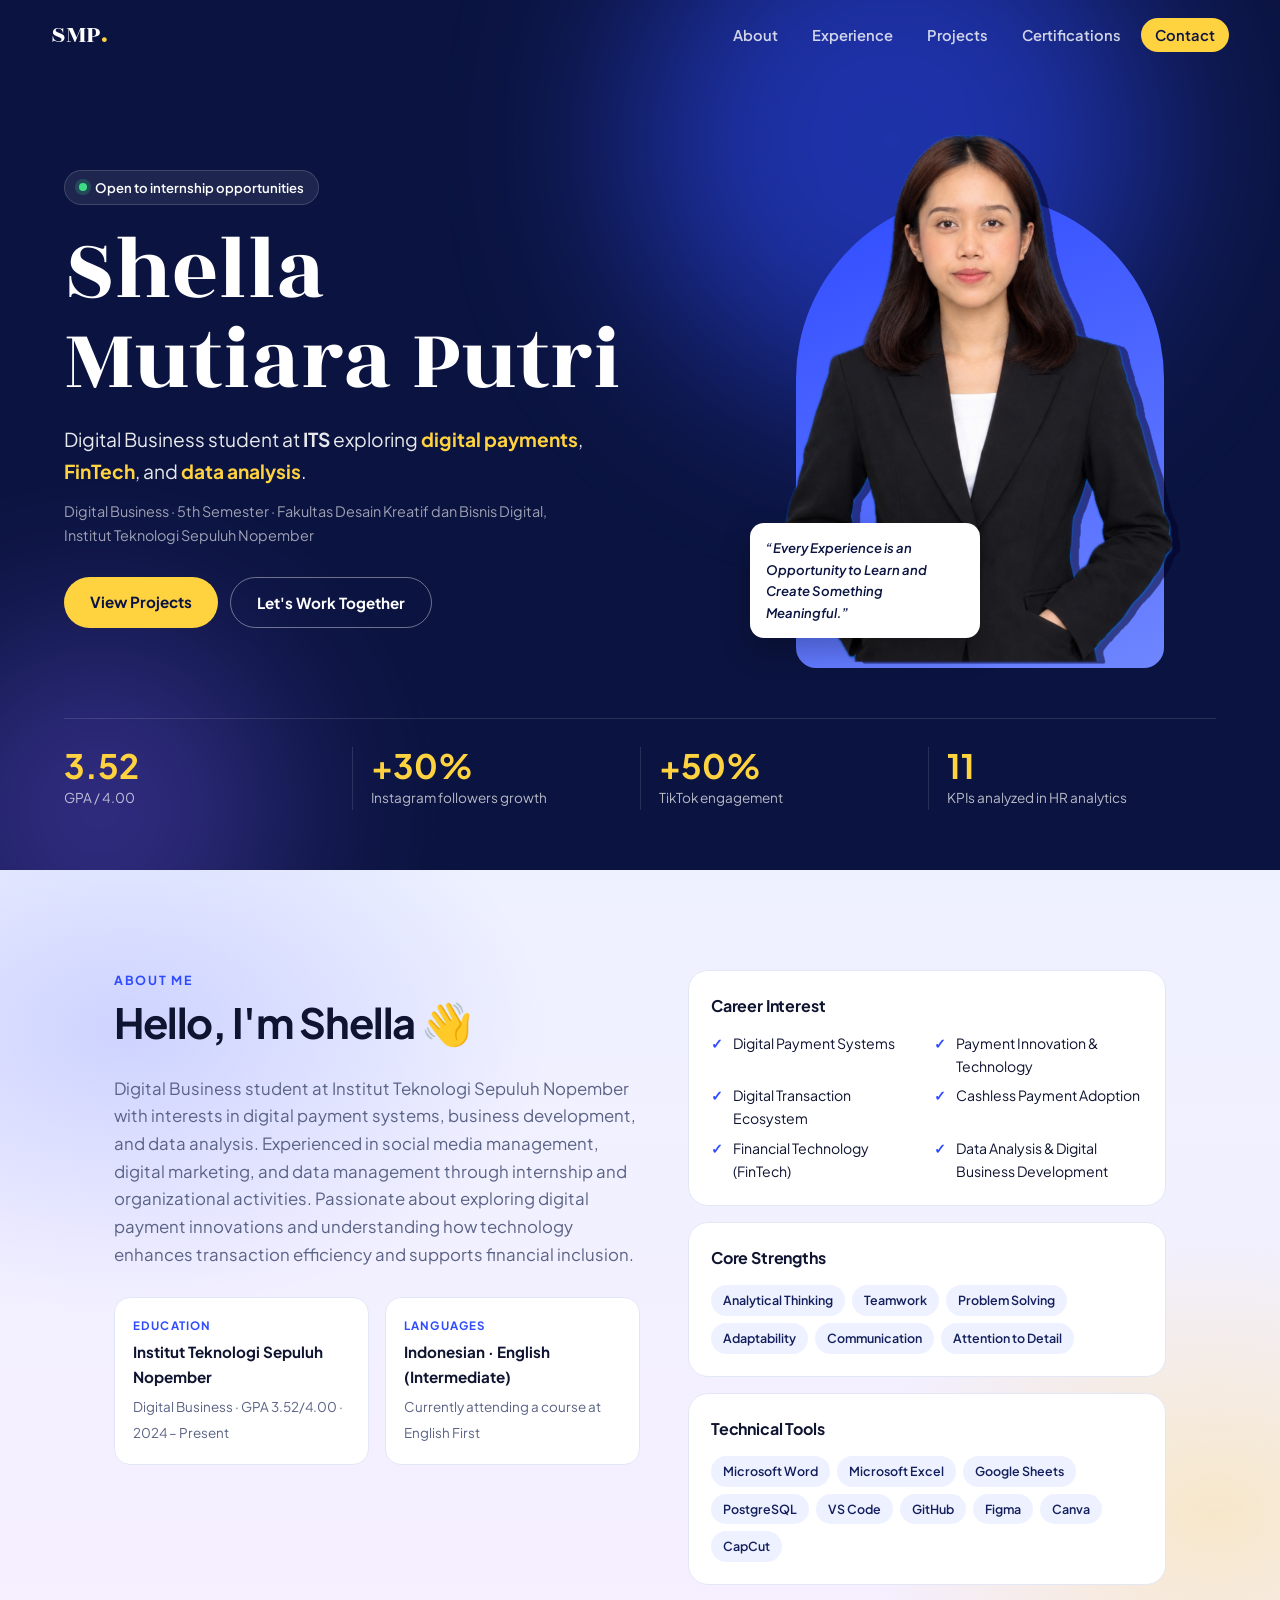
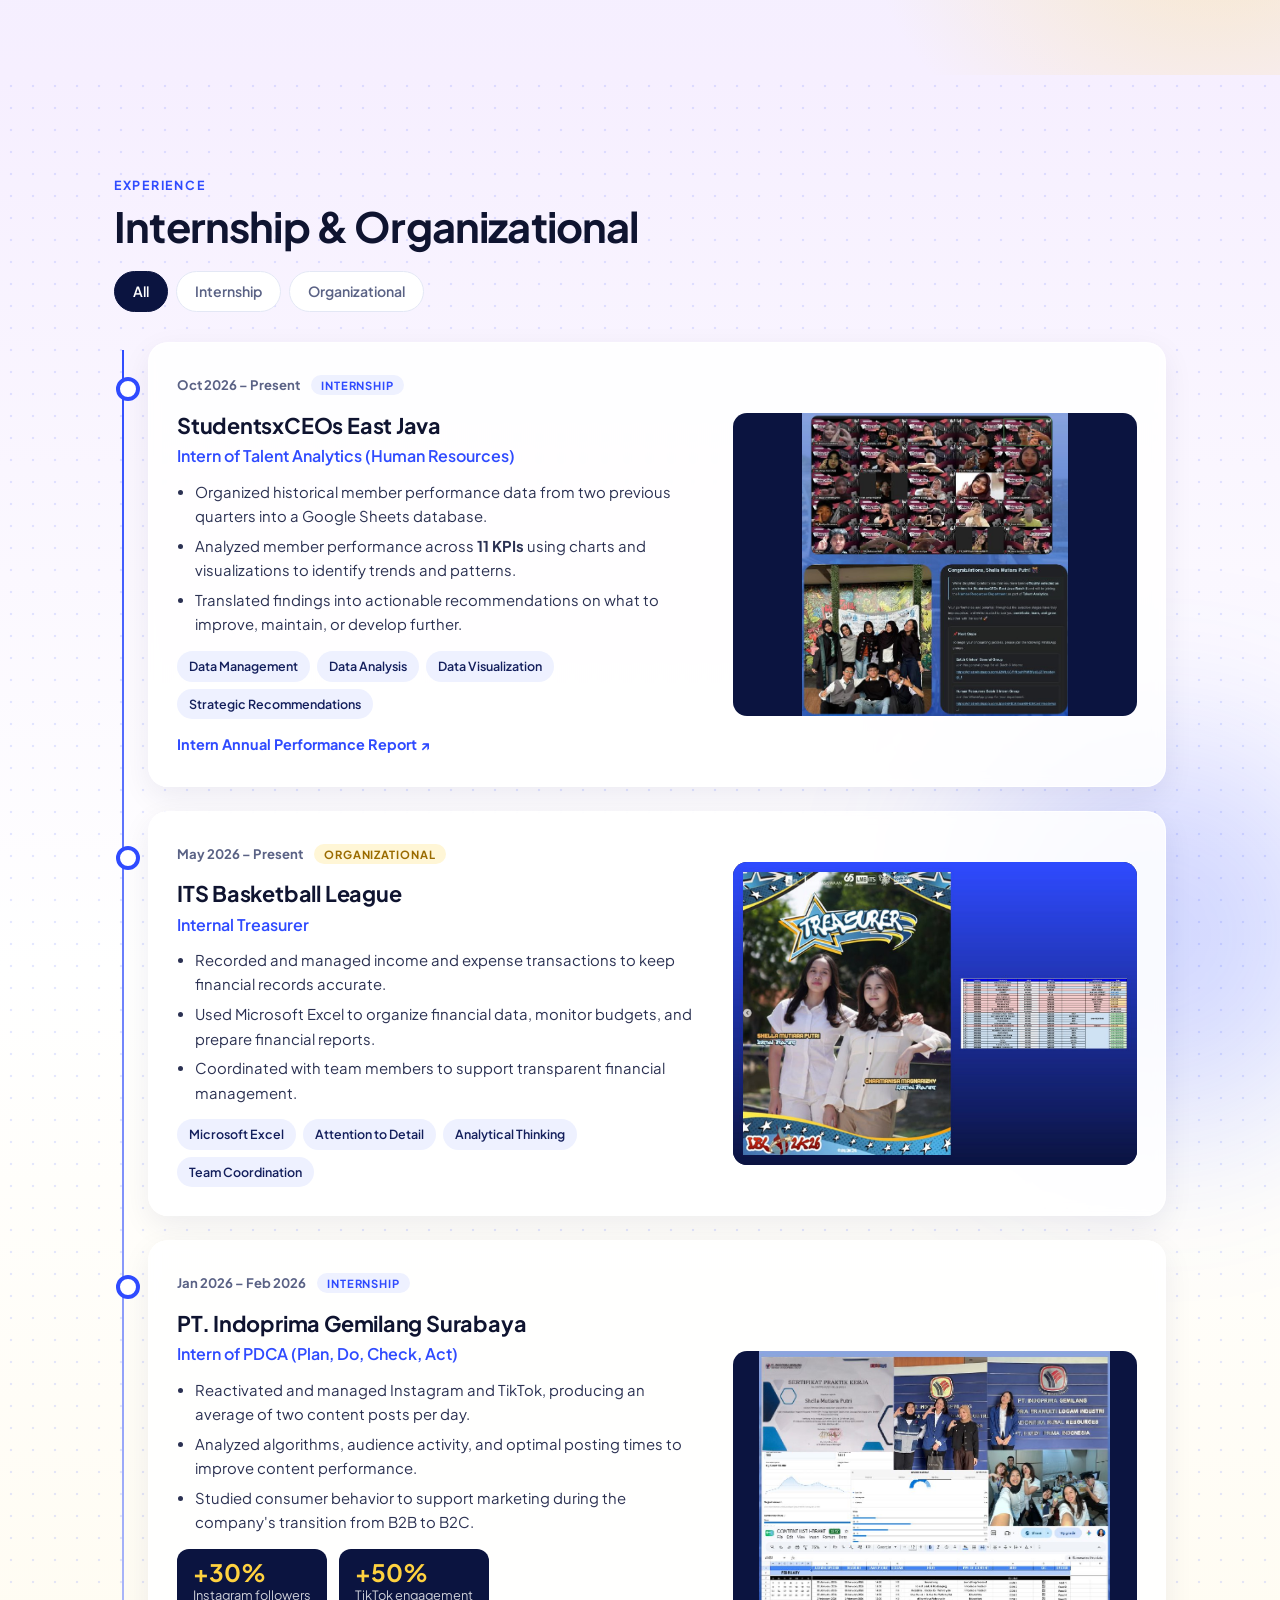
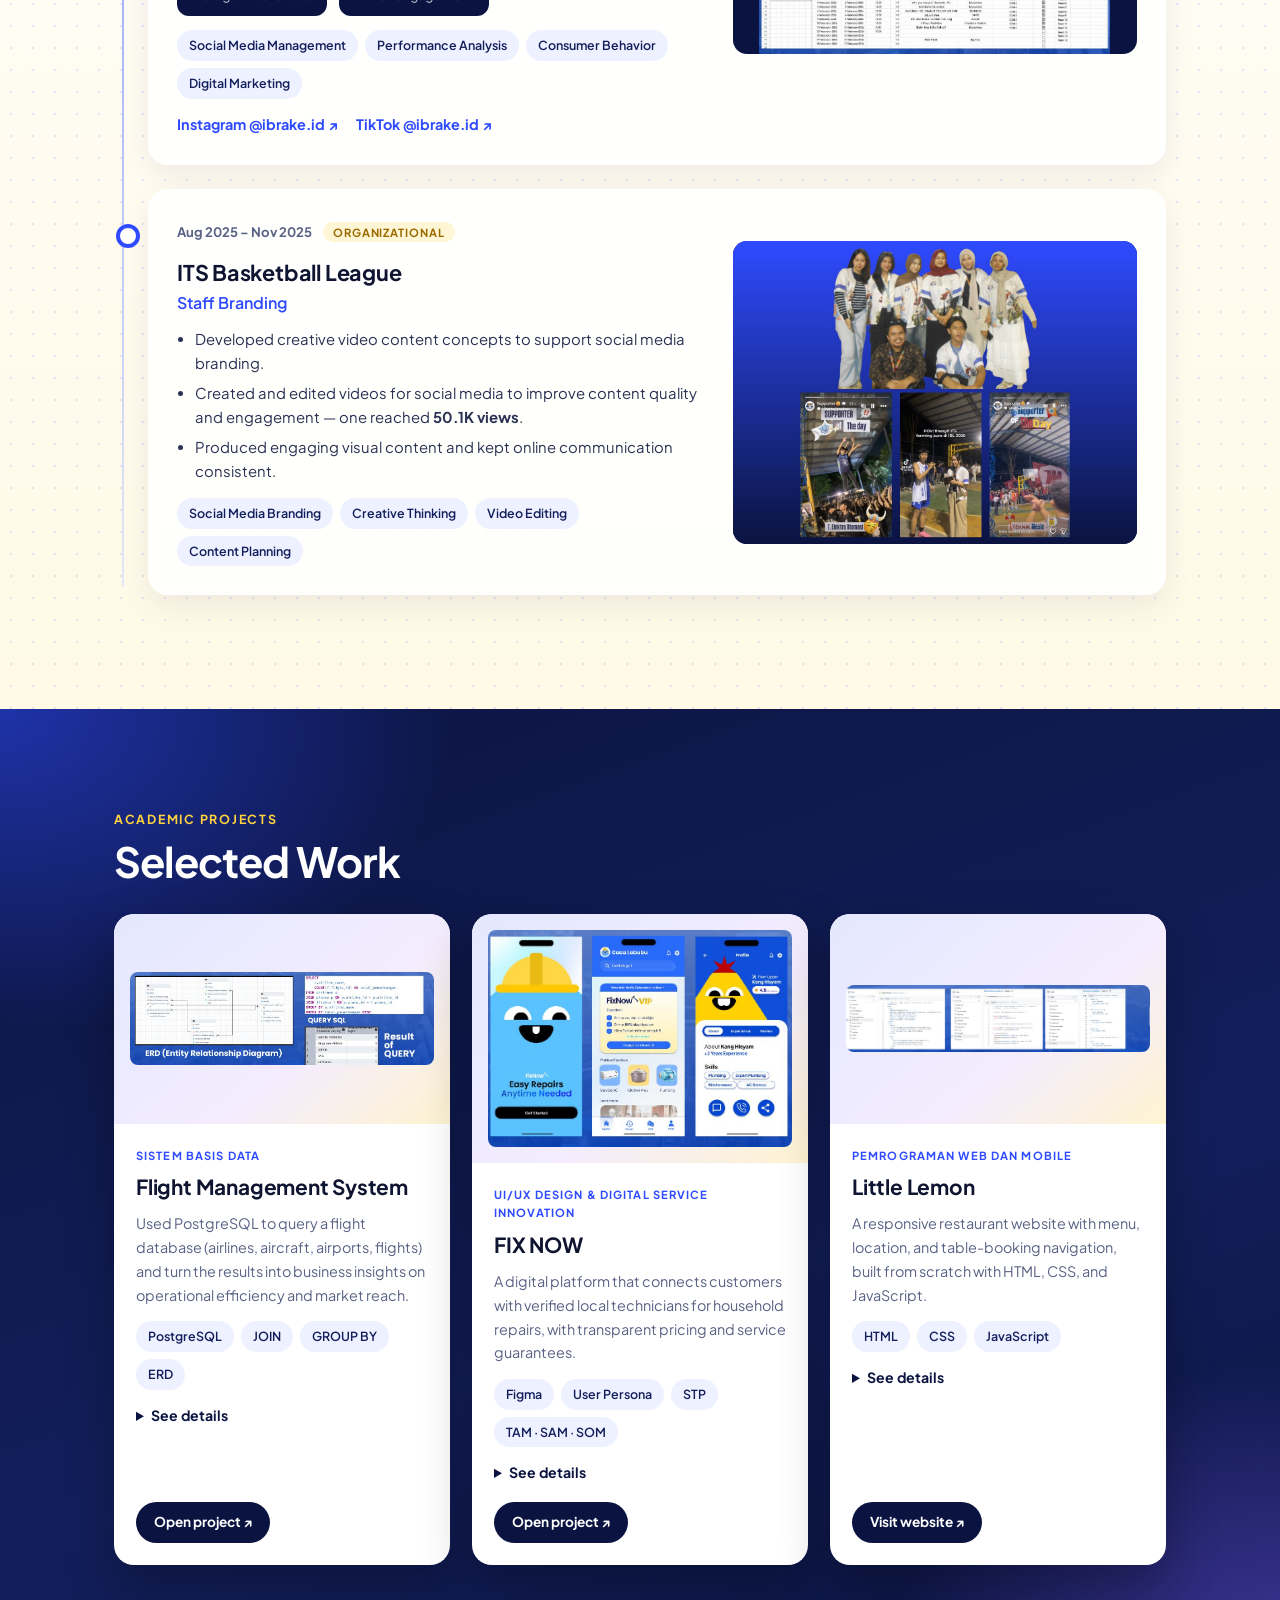
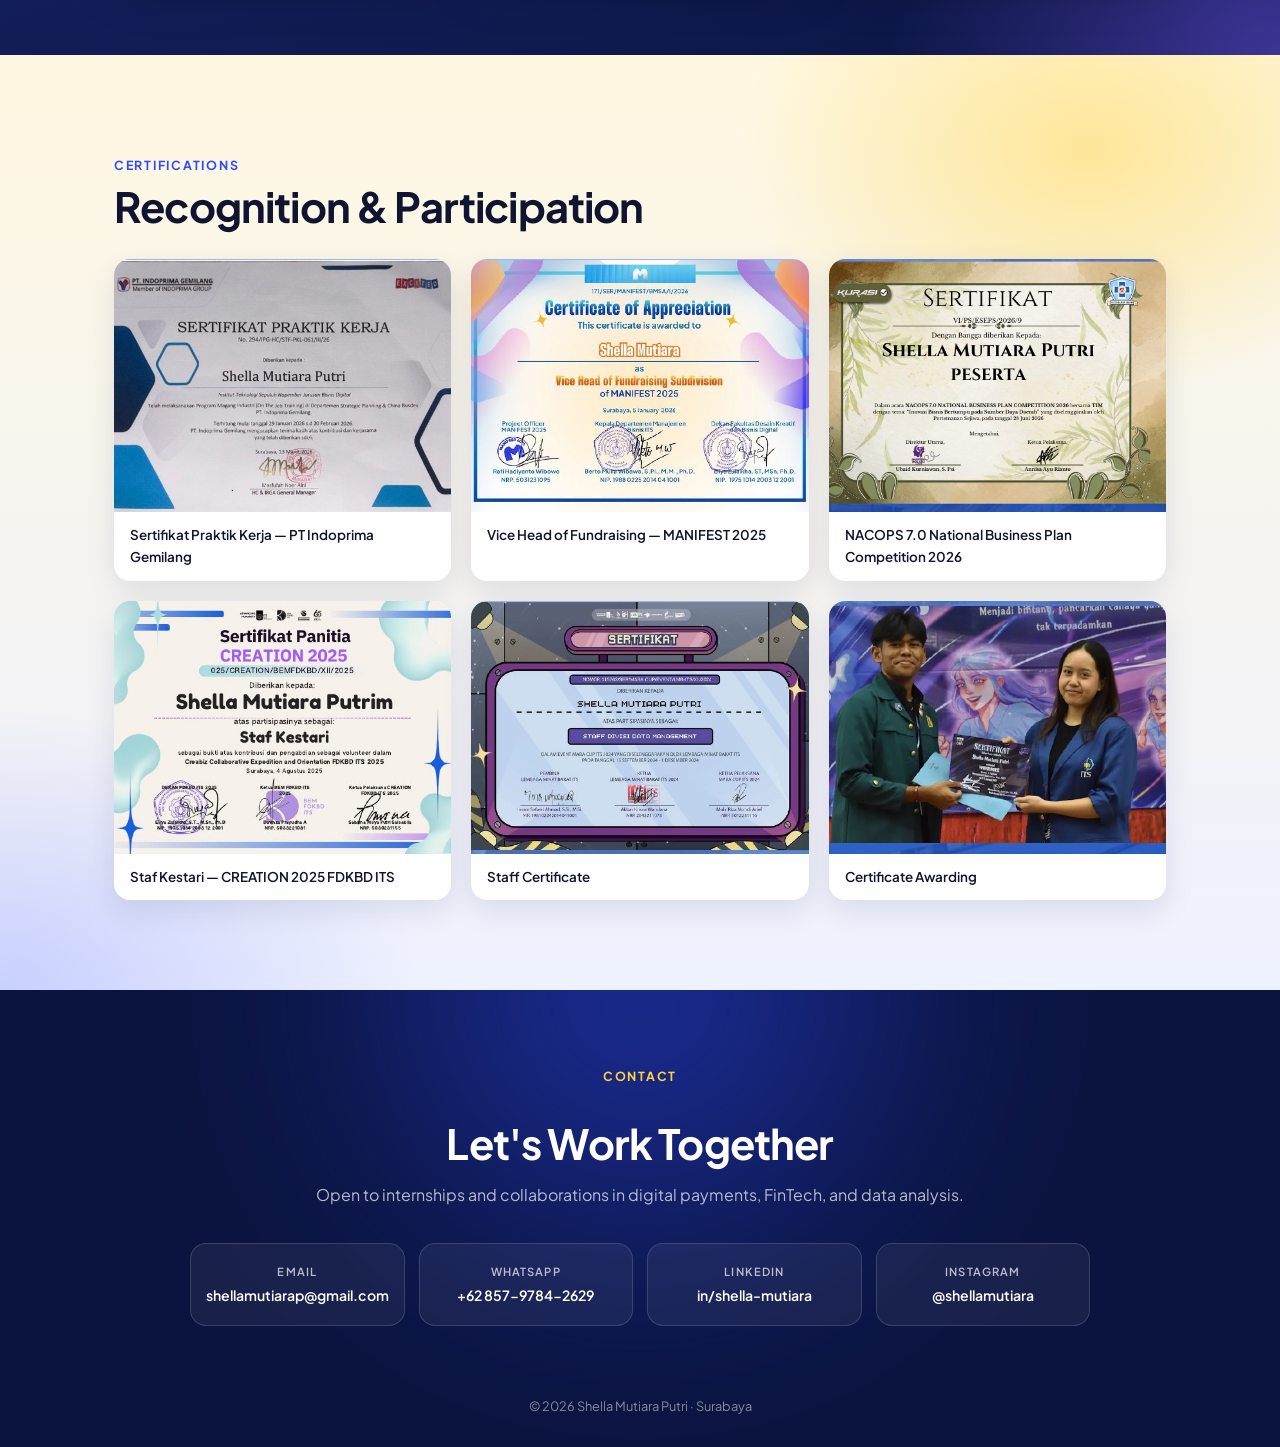
<file: index (1).html>
<!DOCTYPE html>
<html lang="en">
<head>
<meta charset="UTF-8">
<meta name="viewport" content="width=device-width, initial-scale=1.0">
<title>Shella Mutiara Putri | Portfolio</title>
<meta name="description" content="Portfolio of Shella Mutiara Putri — Digital Business student at ITS, interested in digital payments, FinTech, and data analysis.">
<link rel="preconnect" href="https://fonts.googleapis.com">
<link rel="preconnect" href="https://fonts.gstatic.com" crossorigin>
<link href="https://fonts.googleapis.com/css2?family=Plus+Jakarta+Sans:wght@400;500;600;700;800&family=Rozha+One&display=swap" rel="stylesheet">
<link rel="stylesheet" href="style.css">
</head>
<body>

<header class="nav-wrap">
  <nav class="nav">
    <a href="#home" class="brand">SMP<span>.</span></a>
    <button class="menu-btn" aria-label="Open menu">&#9776;</button>
    <ul class="nav-links">
      <li><a href="#about">About</a></li>
      <li><a href="#experience">Experience</a></li>
      <li><a href="#projects">Projects</a></li>
      <li><a href="#certifications">Certifications</a></li>
      <li><a href="#contact" class="nav-cta">Contact</a></li>
    </ul>
  </nav>
</header>

<!-- HERO -->
<section id="home" class="hero">
  <div class="glow g1"></div><div class="glow g2"></div>
  <div class="hero-inner">
    <div class="hero-text reveal">
      <span class="badge"><i></i> Open to internship opportunities</span>
      <h1>Shella<br>Mutiara Putri</h1>
      <p class="tagline">Digital Business student at <b>ITS</b> exploring <span class="hl">digital payments</span>, <span class="hl">FinTech</span>, and <span class="hl">data analysis</span>.</p>
      <p class="sub">Digital Business · 5th Semester · Fakultas Desain Kreatif dan Bisnis Digital, Institut Teknologi Sepuluh Nopember</p>
      <div class="hero-cta">
        <a href="#projects" class="btn primary">View Projects</a>
        <a href="#contact" class="btn ghost">Let's Work Together</a>
      </div>
    </div>
    <div class="hero-photo reveal">
      <div class="arch"></div>
      <img src="shella.png" alt="Shella Mutiara Putri">
      <p class="quote">“Every Experience is an Opportunity to Learn and Create Something Meaningful.”</p>
    </div>
  </div>
  <div class="stats reveal">
    <div><b>3.52</b><span>GPA / 4.00</span></div>
    <div><b>+30%</b><span>Instagram followers growth</span></div>
    <div><b>+50%</b><span>TikTok engagement</span></div>
    <div><b>11</b><span>KPIs analyzed in HR analytics</span></div>
  </div>
</section>

<!-- ABOUT -->
<section id="about" class="section">
  <div class="about reveal">
    <div>
      <p class="eyebrow">About me</p>
      <h2>Hello, I'm Shella 👋</h2>
      <p class="lead">Digital Business student at Institut Teknologi Sepuluh Nopember with interests in digital payment systems, business development, and data analysis. Experienced in social media management, digital marketing, and data management through internship and organizational activities. Passionate about exploring digital payment innovations and understanding how technology enhances transaction efficiency and supports financial inclusion.</p>
      <div class="mini">
        <div><small>Education</small><b>Institut Teknologi Sepuluh Nopember</b><span>Digital Business · GPA 3.52/4.00 · 2024 – Present</span></div>
        <div><small>Languages</small><b>Indonesian · English (Intermediate)</b><span>Currently attending a course at English First</span></div>
      </div>
    </div>
    <div class="about-side">
      <div class="box">
        <h3>Career Interest</h3>
        <ul class="check">
          <li>Digital Payment Systems</li><li>Payment Innovation &amp; Technology</li><li>Digital Transaction Ecosystem</li>
          <li>Cashless Payment Adoption</li><li>Financial Technology (FinTech)</li><li>Data Analysis &amp; Digital Business Development</li>
        </ul>
      </div>
      <div class="box">
        <h3>Core Strengths</h3>
        <div class="tags"><span>Analytical Thinking</span><span>Teamwork</span><span>Problem Solving</span><span>Adaptability</span><span>Communication</span><span>Attention to Detail</span></div>
      </div>
      <div class="box">
        <h3>Technical Tools</h3>
        <div class="tags"><span>Microsoft Word</span><span>Microsoft Excel</span><span>Google Sheets</span><span>PostgreSQL</span><span>VS Code</span><span>GitHub</span><span>Figma</span><span>Canva</span><span>CapCut</span></div>
      </div>
    </div>
  </div>
</section>

<!-- EXPERIENCE -->
<section id="experience" class="section">
  <p class="eyebrow">Experience</p>
  <h2>Internship &amp; Organizational</h2>
  <div class="filter">
    <button class="active" data-f="all">All</button>
    <button data-f="intern">Internship</button>
    <button data-f="org">Organizational</button>
  </div>

  <div class="timeline">
    <article class="item reveal" data-type="intern">
      <div class="item-body">
        <span class="date">Oct 2026 – Present</span>
        <span class="type">Internship</span>
        <h3>StudentsxCEOs East Java</h3>
        <p class="role">Intern of Talent Analytics (Human Resources)</p>
        <ul>
          <li>Organized historical member performance data from two previous quarters into a Google Sheets database.</li>
          <li>Analyzed member performance across <b>11 KPIs</b> using charts and visualizations to identify trends and patterns.</li>
          <li>Translated findings into actionable recommendations on what to improve, maintain, or develop further.</li>
        </ul>
        <div class="tags"><span>Data Management</span><span>Data Analysis</span><span>Data Visualization</span><span>Strategic Recommendations</span></div>
        <a class="link" href="https://www.canva.com/design/DAHXJAbahy0/8Jua18T8HqMqAnBnAkrMWg/edit" target="_blank" rel="noopener">Intern Annual Performance Report ↗</a>
      </div>
      <img class="zoom" src="sxc.jpg" alt="Documentation of StudentsxCEOs East Java internship">
    </article>

    <article class="item reveal" data-type="org">
      <div class="item-body">
        <span class="date">May 2026 – Present</span>
        <span class="type org">Organizational</span>
        <h3>ITS Basketball League</h3>
        <p class="role">Internal Treasurer</p>
        <ul>
          <li>Recorded and managed income and expense transactions to keep financial records accurate.</li>
          <li>Used Microsoft Excel to organize financial data, monitor budgets, and prepare financial reports.</li>
          <li>Coordinated with team members to support transparent financial management.</li>
        </ul>
        <div class="tags"><span>Microsoft Excel</span><span>Attention to Detail</span><span>Analytical Thinking</span><span>Team Coordination</span></div>
      </div>
      <img class="zoom" src="ibl-treasurer.jpg" alt="ITS Basketball League treasurer records">
    </article>

    <article class="item reveal" data-type="intern">
      <div class="item-body">
        <span class="date">Jan 2026 – Feb 2026</span>
        <span class="type">Internship</span>
        <h3>PT. Indoprima Gemilang Surabaya</h3>
        <p class="role">Intern of PDCA (Plan, Do, Check, Act)</p>
        <ul>
          <li>Reactivated and managed Instagram and TikTok, producing an average of two content posts per day.</li>
          <li>Analyzed algorithms, audience activity, and optimal posting times to improve content performance.</li>
          <li>Studied consumer behavior to support marketing during the company's transition from B2B to B2C.</li>
        </ul>
        <div class="results"><div><b>+30%</b>Instagram followers</div><div><b>+50%</b>TikTok engagement</div></div>
        <div class="tags"><span>Social Media Management</span><span>Performance Analysis</span><span>Consumer Behavior</span><span>Digital Marketing</span></div>
        <div class="link-row">
          <a class="link" href="https://www.instagram.com/ibrake.id" target="_blank" rel="noopener">Instagram @ibrake.id ↗</a>
          <a class="link" href="https://www.tiktok.com/@ibrake.id" target="_blank" rel="noopener">TikTok @ibrake.id ↗</a>
        </div>
      </div>
      <img class="zoom" src="indoprima.jpg" alt="Documentation of internship at PT Indoprima Gemilang">
    </article>

    <article class="item reveal" data-type="org">
      <div class="item-body">
        <span class="date">Aug 2025 – Nov 2025</span>
        <span class="type org">Organizational</span>
        <h3>ITS Basketball League</h3>
        <p class="role">Staff Branding</p>
        <ul>
          <li>Developed creative video content concepts to support social media branding.</li>
          <li>Created and edited videos for social media to improve content quality and engagement — one reached <b>50.1K views</b>.</li>
          <li>Produced engaging visual content and kept online communication consistent.</li>
        </ul>
        <div class="tags"><span>Social Media Branding</span><span>Creative Thinking</span><span>Video Editing</span><span>Content Planning</span></div>
      </div>
      <img class="zoom" src="ibl-branding.jpg" alt="ITS Basketball League branding content">
    </article>
  </div>
</section>

<!-- PROJECTS -->
<section id="projects" class="section">
  <p class="eyebrow">Academic Projects</p>
  <h2>Selected Work</h2>
  <div class="projects">
    <article class="pcard reveal">
      <div class="pimg"><img class="zoom" src="flight.jpg" alt="ERD and SQL query of Flight Management System"></div>
      <div class="pbody">
        <span class="course">Sistem Basis Data</span>
        <h3>Flight Management System</h3>
        <p>Used PostgreSQL to query a flight database (airlines, aircraft, airports, flights) and turn the results into business insights on operational efficiency and market reach.</p>
        <div class="tags"><span>PostgreSQL</span><span>JOIN</span><span>GROUP BY</span><span>ERD</span></div>
        <details>
          <summary>See details</summary>
          <p><b>Problem:</b> Analyzing interconnected flight data manually for many business cases is slow and inefficient.</p>
          <ul>
            <li>Developed SQL queries (SELECT, JOIN, LEFT JOIN, GROUP BY, ORDER BY) to answer business questions.</li>
            <li>Identified operational patterns and trends from query results.</li>
            <li>Translated findings into insights for strategic planning.</li>
          </ul>
        </details>
        <a class="btn small" href="https://drive.google.com/file/d/1G5uI5lW2ydDTr3HvcxWsNnGxpOt_JyL1/view?usp=sharing" target="_blank" rel="noopener">Open project ↗</a>
      </div>
    </article>

    <article class="pcard reveal">
      <div class="pimg"><img class="zoom" src="fixnow.jpg" alt="FIX NOW app screens"></div>
      <div class="pbody">
        <span class="course">UI/UX Design &amp; Digital Service Innovation</span>
        <h3>FIX NOW</h3>
        <p>A digital platform that connects customers with verified local technicians for household repairs, with transparent pricing and service guarantees.</p>
        <div class="tags"><span>Figma</span><span>User Persona</span><span>STP</span><span>TAM · SAM · SOM</span></div>
        <details>
          <summary>See details</summary>
          <p><b>Problem:</b> Customers struggle to find trustworthy technicians (unclear prices, slow responses, no guarantees), while technicians struggle to find steady customers and manage schedules.</p>
          <ul>
            <li>Designed a simple, transparent booking flow.</li>
            <li>Built trust through technician verification and service guarantees.</li>
            <li>Gave technicians an organized way to manage orders and customers.</li>
          </ul>
        </details>
        <a class="btn small" href="https://drive.google.com/file/d/1QnoWhTRA_vTZwGNemdbi-OmJlh84uNbx/view?usp=sharing" target="_blank" rel="noopener">Open project ↗</a>
      </div>
    </article>

    <article class="pcard reveal">
      <div class="pimg"><img class="zoom" src="littlelemon.jpg" alt="Little Lemon source code"></div>
      <div class="pbody">
        <span class="course">Pemrograman Web dan Mobile</span>
        <h3>Little Lemon</h3>
        <p>A responsive restaurant website with menu, location, and table-booking navigation, built from scratch with HTML, CSS, and JavaScript.</p>
        <div class="tags"><span>HTML</span><span>CSS</span><span>JavaScript</span></div>
        <details>
          <summary>See details</summary>
          <ul>
            <li><b>HTML</b> for structure: navigation bar, menu, location, and booking sections.</li>
            <li><b>CSS</b> for colors, fonts, layout, and spacing.</li>
            <li><b>JavaScript</b> for interactive features that respond to user actions.</li>
          </ul>
        </details>
        <a class="btn small" href="https://shellamutiaraaaa.github.io/" target="_blank" rel="noopener">Visit website ↗</a>
      </div>
    </article>
  </div>
</section>

<!-- CERTIFICATIONS -->
<section id="certifications" class="section">
  <p class="eyebrow">Certifications</p>
  <h2>Recognition &amp; Participation</h2>
  <div class="certs">
    <figure class="reveal"><img class="zoom" src="cert1.jpg" alt="Sertifikat Praktik Kerja PT Indoprima Gemilang"><figcaption>Sertifikat Praktik Kerja — PT Indoprima Gemilang</figcaption></figure>
    <figure class="reveal"><img class="zoom" src="cert2.jpg" alt="Certificate of Appreciation MANIFEST 2025"><figcaption>Vice Head of Fundraising — MANIFEST 2025</figcaption></figure>
    <figure class="reveal"><img class="zoom" src="cert5.jpg" alt="Sertifikat NACOPS 7.0"><figcaption>NACOPS 7.0 National Business Plan Competition 2026</figcaption></figure>
    <figure class="reveal"><img class="zoom" src="cert6.jpg" alt="Sertifikat Panitia CREATION 2025"><figcaption>Staf Kestari — CREATION 2025 FDKBD ITS</figcaption></figure>
    <figure class="reveal"><img class="zoom" src="cert3.jpg" alt="Sertifikat Staff"><figcaption>Staff Certificate</figcaption></figure>
    <figure class="reveal"><img class="zoom" src="cert4.jpg" alt="Certificate awarding"><figcaption>Certificate Awarding</figcaption></figure>
  </div>
</section>

<!-- CONTACT -->
<section id="contact" class="contact">
  <div class="contact-inner reveal">
    <p class="eyebrow light">Contact</p>
    <h2>Let's Work Together</h2>
    <p>Open to internships and collaborations in digital payments, FinTech, and data analysis.</p>
    <div class="contact-grid">
      <a href="mailto:shellamutiarap@gmail.com"><small>Email</small>shellamutiarap@gmail.com</a>
      <a href="https://wa.me/6285797842629" target="_blank" rel="noopener"><small>WhatsApp</small>+62 857-9784-2629</a>
      <a href="https://www.linkedin.com/in/shella-mutiara/" target="_blank" rel="noopener"><small>LinkedIn</small>in/shella-mutiara</a>
      <a href="https://www.instagram.com/shellamutiara" target="_blank" rel="noopener"><small>Instagram</small>@shellamutiara</a>
    </div>
  </div>
  <footer>© 2026 Shella Mutiara Putri · Surabaya</footer>
</section>

<div class="lightbox" hidden><img alt=""></div>
<script src="script.js"></script>
</body>
</html>
</file>
<file: style.css>
:root {
  --navy: #0b1440;
  --navy-2: #131f5c;
  --blue: #2f4bff;
  --blue-soft: #eef1ff;
  --accent: #ffd23f;
  --bg: #f7f8fc;
  --ink: #0f1430;
  --muted: #5a6285;
  --line: #e3e7f5;
  --radius: 20px;
}
* { box-sizing: border-box; margin: 0; padding: 0; }
html { scroll-behavior: smooth; scroll-padding-top: 90px; }
body { font-family: "Plus Jakarta Sans", sans-serif; color: var(--ink); background: var(--bg); line-height: 1.65; }
img { max-width: 100%; display: block; }
a { color: var(--blue); }
h2 { font-size: clamp(1.8rem, 3.6vw, 2.6rem); line-height: 1.15; letter-spacing: -.02em; margin-bottom: 28px; }
h3 { font-size: 1.2rem; letter-spacing: -.01em; }
.eyebrow { font-size: .78rem; font-weight: 700; letter-spacing: .14em; text-transform: uppercase; color: var(--blue); margin-bottom: 8px; }
.eyebrow.light { color: var(--accent); }

/* NAV */
.nav-wrap { position: fixed; inset: 0 0 auto; z-index: 50; padding: 14px 4vw; transition: .3s; }
.nav-wrap.scrolled { background: rgba(11,20,64,.85); backdrop-filter: blur(10px); padding: 8px 4vw; }
.nav { max-width: 1180px; margin: auto; display: flex; align-items: center; justify-content: space-between; }
.brand { font-family: "Rozha One", serif; font-size: 1.6rem; color: #fff; text-decoration: none; }
.brand span { color: var(--accent); }
.nav-links { display: flex; list-style: none; gap: 6px; align-items: center; }
.nav-links a { color: rgba(255,255,255,.8); text-decoration: none; font-size: .92rem; font-weight: 600; padding: 8px 14px; border-radius: 999px; transition: .2s; }
.nav-links a:hover, .nav-links a.active { color: #fff; background: rgba(255,255,255,.12); }
.nav-links a.nav-cta { background: var(--accent); color: var(--navy); }
.menu-btn { display: none; background: none; border: 0; color: #fff; font-size: 1.6rem; cursor: pointer; }

/* HERO */
.hero { position: relative; overflow: hidden; background: var(--navy); color: #fff; padding: 130px 5vw 60px; }
.glow { position: absolute; border-radius: 50%; filter: blur(90px); opacity: .55; }
.g1 { width: 520px; height: 520px; background: var(--blue); top: -120px; right: 10%; }
.g2 { width: 360px; height: 360px; background: #7b5cff; bottom: -120px; left: -80px; opacity: .35; }
.hero-inner { position: relative; max-width: 1180px; margin: auto; display: grid; grid-template-columns: 1.15fr .85fr; gap: 40px; align-items: center; }
.badge { display: inline-flex; align-items: center; gap: 8px; font-size: .82rem; font-weight: 600; background: rgba(255,255,255,.08); border: 1px solid rgba(255,255,255,.15); padding: 6px 14px; border-radius: 999px; }
.badge i { width: 8px; height: 8px; border-radius: 50%; background: #3ddc84; box-shadow: 0 0 0 4px rgba(61,220,132,.2); }
.hero h1 { font-family: "Rozha One", serif; font-weight: 400; font-size: clamp(3rem, 7vw, 5.6rem); line-height: 1; margin: 22px 0 18px; }
.tagline { font-size: 1.2rem; max-width: 560px; color: rgba(255,255,255,.9); }
.hl { color: var(--accent); font-weight: 700; }
.sub { margin-top: 12px; font-size: .9rem; color: rgba(255,255,255,.6); max-width: 520px; }
.hero-cta { display: flex; gap: 12px; flex-wrap: wrap; margin-top: 30px; }
.btn { display: inline-block; padding: 12px 26px; border-radius: 999px; font-weight: 700; text-decoration: none; transition: .2s; font-size: .95rem; }
.btn:hover { transform: translateY(-2px); }
.btn.primary { background: var(--accent); color: var(--navy); }
.btn.ghost { border: 1.5px solid rgba(255,255,255,.4); color: #fff; }
.btn.small { background: var(--navy); color: #fff; padding: 9px 18px; font-size: .85rem; margin-top: auto; align-self: flex-start; }
.hero-photo { position: relative; justify-self: center; width: min(400px, 100%); }
.arch { position: absolute; inset: 12% 4% 0; border-radius: 220px 220px 24px 24px; background: linear-gradient(160deg, var(--blue), #6f86ff); }
.hero-photo img { position: relative; width: 100%; }
.quote { position: absolute; left: -30px; bottom: 30px; max-width: 230px; background: #fff; color: var(--navy); font-size: .82rem; font-weight: 600; font-style: italic; padding: 14px 16px; border-radius: 14px; box-shadow: 0 12px 30px rgba(0,0,0,.25); }
.stats { position: relative; max-width: 1180px; margin: 50px auto 0; display: grid; grid-template-columns: repeat(4, 1fr); border-top: 1px solid rgba(255,255,255,.12); padding-top: 28px; }
.stats div { padding: 0 18px; border-left: 1px solid rgba(255,255,255,.12); }
.stats div:first-child { border-left: 0; padding-left: 0; }
.stats b { display: block; font-size: 2.1rem; color: var(--accent); line-height: 1.1; }
.stats span { font-size: .85rem; color: rgba(255,255,255,.7); }

/* SECTIONS */
.section { max-width: 1180px; margin: auto; padding: 100px 5vw 20px; }
.lead { color: var(--muted); font-size: 1.05rem; }
.tags { display: flex; flex-wrap: wrap; gap: 7px; margin-top: 14px; }
.tags span { background: var(--blue-soft); color: var(--navy-2); font-size: .78rem; font-weight: 600; padding: 5px 12px; border-radius: 999px; }

/* ABOUT */
.about { display: grid; grid-template-columns: 1.1fr 1fr; gap: 48px; }
.mini { display: grid; grid-template-columns: 1fr 1fr; gap: 16px; margin-top: 28px; }
.mini div { background: #fff; border: 1px solid var(--line); border-radius: 16px; padding: 18px; }
.mini small { display: block; font-size: .72rem; text-transform: uppercase; letter-spacing: .1em; color: var(--blue); font-weight: 700; }
.mini b { display: block; margin: 4px 0; font-size: .95rem; }
.mini span { font-size: .84rem; color: var(--muted); }
.about-side { display: grid; gap: 16px; }
.box { background: #fff; border: 1px solid var(--line); border-radius: var(--radius); padding: 22px; }
.box h3 { font-size: 1rem; }
.check { list-style: none; display: grid; grid-template-columns: 1fr 1fr; gap: 6px 14px; margin-top: 12px; font-size: .88rem; }
.check li { padding-left: 22px; position: relative; }
.check li::before { content: "✓"; position: absolute; left: 0; color: var(--blue); font-weight: 800; }

/* EXPERIENCE */
.filter { display: flex; gap: 8px; margin: -8px 0 30px; flex-wrap: wrap; }
.filter button { font: inherit; font-weight: 600; font-size: .88rem; border: 1px solid var(--line); background: #fff; color: var(--muted); padding: 8px 18px; border-radius: 999px; cursor: pointer; transition: .2s; }
.filter button.active { background: var(--navy); color: #fff; border-color: var(--navy); }
.timeline { position: relative; padding-left: 34px; }
.timeline::before { content: ""; position: absolute; left: 8px; top: 8px; bottom: 8px; width: 2px; background: linear-gradient(var(--blue), var(--line)); }
.item { position: relative; display: grid; grid-template-columns: 1.3fr 1fr; gap: 30px; align-items: center; background: #fff; border: 1px solid var(--line); border-radius: var(--radius); padding: 28px; margin-bottom: 24px; }
.item::before { content: ""; position: absolute; left: -33px; top: 34px; width: 16px; height: 16px; border-radius: 50%; background: #fff; border: 4px solid var(--blue); }
.item.hide { display: none; }
.item img { width: 100%; aspect-ratio: 4/3; object-fit: contain; background: var(--navy); border-radius: 14px; }
.date { font-size: .82rem; font-weight: 700; color: var(--muted); margin-right: 8px; }
.type { font-size: .7rem; font-weight: 700; text-transform: uppercase; letter-spacing: .08em; padding: 3px 10px; border-radius: 999px; background: var(--blue-soft); color: var(--blue); }
.type.org { background: #fff6d6; color: #9a6b00; }
.item h3 { margin-top: 10px; font-size: 1.35rem; }
.role { color: var(--blue); font-weight: 600; margin-bottom: 10px; }
.item ul, details ul { padding-left: 18px; color: #2b3152; font-size: .93rem; }
.item li { margin-bottom: 5px; }
.results { display: flex; gap: 12px; margin-top: 14px; }
.results div { background: var(--navy); color: rgba(255,255,255,.8); border-radius: 12px; padding: 10px 16px; font-size: .8rem; }
.results b { display: block; color: var(--accent); font-size: 1.5rem; line-height: 1.1; }
.link { display: inline-block; margin-top: 14px; font-weight: 700; font-size: .9rem; text-decoration: none; }
.link:hover { text-decoration: underline; }
.link-row { display: flex; gap: 18px; flex-wrap: wrap; }

/* PROJECTS */
.projects { display: grid; grid-template-columns: repeat(3, 1fr); gap: 22px; }
.pcard { background: #fff; border: 1px solid var(--line); border-radius: var(--radius); overflow: hidden; display: flex; flex-direction: column; transition: .25s; }
.pcard:hover { transform: translateY(-6px); box-shadow: 0 20px 40px rgba(11,20,64,.12); }
.pimg { background: linear-gradient(140deg, var(--navy), var(--blue)); aspect-ratio: 16/10; display: flex; align-items: center; justify-content: center; padding: 16px; }
.pimg img { max-height: 100%; width: auto; object-fit: contain; border-radius: 8px; }
.pbody { padding: 22px; display: flex; flex-direction: column; flex: 1; }
.course { font-size: .7rem; font-weight: 700; letter-spacing: .1em; text-transform: uppercase; color: var(--blue); }
.pbody h3 { margin: 6px 0 8px; font-size: 1.3rem; }
.pbody > p { font-size: .9rem; color: var(--muted); }
details { margin: 14px 0 18px; font-size: .88rem; }
summary { cursor: pointer; font-weight: 700; color: var(--navy); }
details p { margin: 10px 0 6px; color: var(--muted); }

/* CERTS */
.certs { display: grid; grid-template-columns: repeat(3, 1fr); gap: 20px; }
.certs figure { background: #fff; border: 1px solid var(--line); border-radius: 16px; overflow: hidden; transition: .25s; }
.certs figure:hover { transform: translateY(-4px); box-shadow: 0 16px 30px rgba(11,20,64,.1); }
.certs img { width: 100%; aspect-ratio: 4/3; object-fit: cover; }
figcaption { padding: 12px 16px; font-size: .84rem; font-weight: 600; }

/* CONTACT */
.contact { margin-top: 100px; background: var(--navy); color: #fff; padding: 90px 5vw 30px; position: relative; overflow: hidden; }
.contact::before { content: ""; position: absolute; width: 500px; height: 500px; border-radius: 50%; background: var(--blue); filter: blur(120px); opacity: .4; top: -250px; left: 50%; transform: translateX(-50%); }
.contact-inner { position: relative; max-width: 900px; margin: auto; text-align: center; }
.contact-inner > p { color: rgba(255,255,255,.7); margin: -14px 0 34px; }
.contact-grid { display: grid; grid-template-columns: repeat(4, 1fr); gap: 14px; }
.contact-grid a { background: rgba(255,255,255,.06); border: 1px solid rgba(255,255,255,.14); color: #fff; text-decoration: none; border-radius: 16px; padding: 18px 12px; font-size: .88rem; font-weight: 600; overflow-wrap: anywhere; transition: .2s; }
.contact-grid a:hover { background: var(--accent); color: var(--navy); }
.contact-grid small { display: block; font-size: .7rem; letter-spacing: .1em; text-transform: uppercase; opacity: .7; margin-bottom: 4px; }
footer { position: relative; text-align: center; margin-top: 70px; font-size: .8rem; color: rgba(255,255,255,.5); }

/* LIGHTBOX + ANIMATION */
.zoom { cursor: zoom-in; }
.lightbox { position: fixed; inset: 0; z-index: 100; background: rgba(5,10,40,.88); display: flex; align-items: center; justify-content: center; padding: 4vw; cursor: zoom-out; }
.lightbox[hidden] { display: none; }
.lightbox img { max-height: 90vh; border-radius: 10px; }
.reveal { opacity: 0; transform: translateY(24px); transition: opacity .7s ease, transform .7s ease; }
.reveal.in { opacity: 1; transform: none; }
@media (prefers-reduced-motion: reduce) { .reveal { opacity: 1; transform: none; transition: none; } html { scroll-behavior: auto; } }

/* RESPONSIVE */
@media (max-width: 960px) {
  .menu-btn { display: block; }
  .nav { flex-wrap: wrap; }
  .nav-links { display: none; width: 100%; flex-direction: column; align-items: stretch; padding: 10px 0; }
  .nav-links.open { display: flex; }
  .nav-wrap:has(.open) { background: var(--navy); }
  .hero-inner, .about, .item, .projects { grid-template-columns: 1fr; }
  .hero-photo { width: min(320px, 85%); }
  .quote { left: auto; right: -10px; bottom: 10px; max-width: 190px; font-size: .74rem; }
  .stats { grid-template-columns: repeat(2, 1fr); gap: 22px 0; }
  .stats div:nth-child(3) { border-left: 0; padding-left: 0; }
  .certs, .contact-grid { grid-template-columns: repeat(2, 1fr); }
}
@media (max-width: 560px) {
  .mini, .check, .certs, .contact-grid { grid-template-columns: 1fr; }
  .timeline { padding-left: 22px; }
  .item { padding: 20px; }
  .item::before { left: -23px; width: 12px; height: 12px; border-width: 3px; }
  .timeline::before { left: 4px; }
}

/* ===== TRANSITIONS ===== */
.progress { position: fixed; top: 0; left: 0; height: 3px; width: 100%; transform: scaleX(0); transform-origin: left; background: linear-gradient(90deg, var(--accent), var(--blue)); z-index: 60; }
.reveal { transition: opacity .8s cubic-bezier(.2,.7,.2,1), transform .8s cubic-bezier(.2,.7,.2,1); transition-delay: calc(var(--i, 0) * 120ms); }
.reveal[data-anim="left"]  { transform: translateX(-60px); }
.reveal[data-anim="right"] { transform: translateX(60px); }
.reveal[data-anim="zoom"]  { transform: translateY(30px) scale(.92); }
.reveal.in { opacity: 1; transform: none; }
.title-line { position: relative; padding-bottom: 12px; }
.title-line::after { content: ""; position: absolute; left: 0; bottom: 0; height: 4px; width: 0; border-radius: 4px; background: linear-gradient(90deg, var(--blue), var(--accent)); transition: width .9s .3s cubic-bezier(.2,.7,.2,1); }
.title-line.in::after { width: 80px; }
.item::before { transform: scale(0); transition: transform .5s .4s cubic-bezier(.3,1.6,.5,1); }
.item.in::before { transform: scale(1); }
.timeline::before { transform: scaleY(var(--line, 0)); transform-origin: top; }

/* Hero entrance on page load */
@keyframes rise { from { opacity: 0; transform: translateY(40px); } to { opacity: 1; transform: none; } }
@keyframes pop { from { opacity: 0; transform: scale(.85); } to { opacity: 1; transform: none; } }
.hero-text > * { opacity: 0; animation: rise .9s cubic-bezier(.2,.7,.2,1) forwards; }
.hero-text > :nth-child(1) { animation-delay: .1s; }
.hero-text > :nth-child(2) { animation-delay: .25s; }
.hero-text > :nth-child(3) { animation-delay: .4s; }
.hero-text > :nth-child(4) { animation-delay: .55s; }
.hero-text > :nth-child(5) { animation-delay: .7s; }
.arch { opacity: 0; animation: pop 1s .3s cubic-bezier(.2,.7,.2,1) forwards; }
.hero-photo img { opacity: 0; animation: rise 1s .5s cubic-bezier(.2,.7,.2,1) forwards; }
.quote { opacity: 0; animation: pop .7s 1.1s cubic-bezier(.3,1.5,.5,1) forwards; }
@keyframes float { 0%,100% { transform: translate(0,0); } 50% { transform: translate(30px,20px); } }
.g1 { animation: float 9s ease-in-out infinite; }
.g2 { animation: float 11s ease-in-out infinite reverse; }

@media (prefers-reduced-motion: reduce) {
  .reveal, .reveal[data-anim] { opacity: 1; transform: none; transition: none; }
  .hero-text > *, .arch, .hero-photo img, .quote { opacity: 1; animation: none; }
  .g1, .g2 { animation: none; }
  .title-line::after { width: 80px; transition: none; }
  .timeline::before { transform: none; }
}

/* ===== ABOUT (bento) ===== */
.bento { display: grid; grid-template-columns: repeat(4, 1fr); gap: 18px; }
.b-card { background: #fff; border: 1px solid var(--line); border-radius: var(--radius); padding: 24px; transition: transform .25s, box-shadow .25s; }
.b-card:hover { transform: translateY(-4px); box-shadow: 0 16px 34px rgba(11,20,64,.08); }
.b-card > small { display: block; font-size: .72rem; font-weight: 700; letter-spacing: .12em; text-transform: uppercase; color: var(--blue); margin-bottom: 12px; }
.b-intro { grid-column: span 2; grid-row: span 2; display: flex; flex-direction: column; gap: 16px; }
.intro-big { font-size: 1.45rem; font-weight: 700; line-height: 1.35; letter-spacing: -.01em; }
.hl-blue { color: var(--blue); }
.b-intro .lead { font-size: .95rem; }
.now { margin-top: auto; background: var(--blue-soft); border-radius: 14px; padding: 16px 18px; }
.now small { font-size: .7rem; font-weight: 700; letter-spacing: .12em; text-transform: uppercase; color: var(--navy-2); }
.now ul { list-style: none; padding: 0; margin-top: 8px; display: grid; gap: 6px; font-size: .9rem; }
.now i { display: inline-block; width: 8px; height: 8px; border-radius: 50%; background: #3ddc84; margin-right: 10px; box-shadow: 0 0 0 3px rgba(61,220,132,.25); }
.b-gpa { background: linear-gradient(150deg, var(--navy), var(--blue)); color: #fff; border: 0; }
.b-gpa > small { color: var(--accent); }
.big { display: block; font-size: 3rem; line-height: 1; color: var(--accent); margin-bottom: 12px; }
.big span { font-size: 1rem; color: rgba(255,255,255,.7); margin-left: 4px; }
.b-gpa p { font-size: .85rem; color: rgba(255,255,255,.85); }
.b-gpa p b { color: #fff; }
.lang { display: flex; justify-content: space-between; align-items: center; padding: 10px 0; border-bottom: 1px dashed var(--line); font-weight: 600; }
.lang:last-child { border-bottom: 0; }
.lang em { font-style: normal; font-size: .75rem; font-weight: 700; color: var(--blue); background: var(--blue-soft); padding: 3px 10px; border-radius: 999px; }
.b-focus { grid-column: span 2; }
.focus { display: grid; grid-template-columns: repeat(3, 1fr); gap: 14px; }
.focus div { background: var(--bg); border-radius: 14px; padding: 14px; }
.focus .ic { font-size: 1.4rem; display: block; margin-bottom: 6px; }
.focus b { display: block; font-size: .92rem; }
.focus p { font-size: .8rem; color: var(--muted); margin-top: 4px; line-height: 1.5; }
.b-interest { grid-column: span 2; }
.b-interest .check { margin-top: 0; }
.b-strength { grid-column: span 2; }
.b-tools { grid-column: span 4; }
.b-card .tags { margin-top: 0; }
.tools span { background: var(--navy); color: #fff; }
@media (max-width: 960px) {
  .bento { grid-template-columns: repeat(2, 1fr); }
  .b-intro, .b-focus, .b-interest, .b-strength, .b-tools { grid-column: span 2; }
  .b-intro { grid-row: auto; }
}
@media (max-width: 560px) {
  .bento { grid-template-columns: 1fr; }
  .b-intro, .b-focus, .b-interest, .b-strength, .b-tools { grid-column: auto; }
  .focus { grid-template-columns: 1fr; }
  .intro-big { font-size: 1.2rem; }
}

/* Project key findings */
.findings { background: var(--blue-soft); border-left: 4px solid var(--blue); border-radius: 12px; padding: 12px 14px; margin-top: 12px; }
.findings small { font-size: .68rem; font-weight: 700; letter-spacing: .12em; text-transform: uppercase; color: var(--blue); }
.findings ul { padding-left: 16px; margin-top: 6px; font-size: .84rem; color: #2b3152; }
.findings li { margin-bottom: 4px; }

/* Individual badge */
.solo { align-self: flex-start; margin-top: 6px; font-size: .7rem; font-weight: 700; color: #1a7f4b; background: #e3f7ec; padding: 3px 10px; border-radius: 999px; }

/* Code viewer */
.btn-row { display: flex; gap: 10px; flex-wrap: wrap; margin-top: auto; }
.btn-row .btn.small { margin-top: 0; }
button.btn { font: inherit; font-weight: 700; cursor: pointer; border: 0; }
.btn.small.outline { background: #fff; color: var(--navy); border: 1.5px solid var(--navy); }
.code-modal { position: fixed; inset: 0; z-index: 110; background: rgba(5,10,40,.8); backdrop-filter: blur(4px); display: flex; align-items: center; justify-content: center; padding: 4vw; }
.code-modal[hidden] { display: none; }
.code-box { width: min(900px, 100%); max-height: 88vh; display: flex; flex-direction: column; background: #1d1f27; border-radius: 16px; overflow: hidden; box-shadow: 0 30px 80px rgba(0,0,0,.5); animation: pop .35s cubic-bezier(.2,.7,.2,1); }
.code-head { display: flex; align-items: center; gap: 14px; padding: 12px 16px; background: #15171e; color: #fff; font-size: .88rem; }
.dots { display: flex; gap: 6px; } .dots i { width: 11px; height: 11px; border-radius: 50%; background: #ff5f57; } .dots i:nth-child(2) { background: #febc2e; } .dots i:nth-child(3) { background: #28c840; }
.code-close { margin-left: auto; background: none; border: 0; color: #aaa; font-size: 1.1rem; cursor: pointer; }
.code-close:hover { color: #fff; }
.code-tabs { display: flex; gap: 4px; padding: 8px 12px 0; background: #15171e; flex-wrap: wrap; }
.code-tabs button { font: inherit; font-size: .82rem; font-weight: 600; background: transparent; color: #9aa0b5; border: 0; padding: 8px 14px; border-radius: 8px 8px 0 0; cursor: pointer; }
.code-tabs button.active { background: #1d1f27; color: var(--accent); }
.code-tabs .copy-btn { margin-left: auto; color: #fff; background: rgba(255,255,255,.08); border-radius: 8px; margin-bottom: 6px; }
.code-box pre { margin: 0 !important; padding: 18px 20px !important; overflow: auto; flex: 1; background: #1d1f27 !important; font-size: .82rem; line-height: 1.6; border-radius: 0 !important; }
.code-box code { color: #e4e6ee; font-family: "SFMono-Regular", Consolas, "Liberation Mono", monospace; white-space: pre; }

/* Featured project (marketing page) */
.projects .featured { grid-column: 1 / -1; display: grid; grid-template-columns: 1.05fr 1fr; }
.featured .pimg { aspect-ratio: auto; height: 100%; padding: 24px; }
.featured .pimg img { max-height: none; width: 100%; }
.featured .pbody { padding: 28px; }
.featured h3 { font-size: 1.55rem; }
.myrole { display: flex; flex-wrap: wrap; gap: 6px; align-items: center; margin-top: 12px; }
.myrole small { font-size: .68rem; font-weight: 700; letter-spacing: .12em; text-transform: uppercase; color: #1a7f4b; margin-right: 4px; }
.myrole span { font-size: .78rem; font-weight: 700; color: #1a7f4b; background: #e3f7ec; padding: 4px 11px; border-radius: 999px; }
@media (max-width: 960px) { .projects .featured { grid-column: auto; grid-template-columns: 1fr; } .featured .pimg { aspect-ratio: 16/10; } }
.featured .pbody .btn.small { margin-top: 18px; }

/* ===== COLORFUL SECTION BACKGROUNDS ===== */
html, body { overflow-x: clip; }
.section { position: relative; padding-bottom: 90px; }
.section::before { content: ""; position: absolute; top: 0; bottom: 0; left: 50%; width: 100vw; transform: translateX(-50%); z-index: -1; }
.section::after { content: ""; position: absolute; z-index: -1; border-radius: 50%; filter: blur(90px); pointer-events: none; }

/* About: soft blue to lavender with glowing blobs */
#about::before { background:
  radial-gradient(600px 400px at 10% 20%, rgba(47,75,255,.18), transparent 70%),
  radial-gradient(500px 400px at 95% 80%, rgba(255,210,63,.28), transparent 70%),
  linear-gradient(180deg, #eef1ff 0%, #f6efff 100%); }

/* Experience: white with dot grid and blue/yellow accents */
#experience::before { background:
  radial-gradient(circle, rgba(47,75,255,.13) 1.3px, transparent 1.6px) 0 0 / 22px 22px,
  linear-gradient(180deg, #f6efff 0%, #ffffff 40%, #fff9e6 100%); }
#experience::after { width: 380px; height: 380px; right: -120px; top: 30%; background: rgba(47,75,255,.22); }

/* Projects: deep navy with color glow so white cards pop */
#projects::before { background:
  radial-gradient(700px 500px at 0% 0%, rgba(47,75,255,.55), transparent 65%),
  radial-gradient(600px 450px at 100% 100%, rgba(123,92,255,.45), transparent 65%),
  linear-gradient(160deg, #0b1440 0%, #131f5c 60%, #0b1440 100%); }
#projects > .eyebrow { color: var(--accent); }
#projects > h2 { color: #fff; }
#projects .pcard { border: 0; box-shadow: 0 20px 50px rgba(0,0,0,.3); }

/* Certifications: warm yellow to blue blend */
#certifications::before { background:
  radial-gradient(500px 350px at 85% 10%, rgba(255,210,63,.45), transparent 70%),
  radial-gradient(600px 400px at 0% 100%, rgba(47,75,255,.2), transparent 70%),
  linear-gradient(180deg, #fff8e1 0%, #eef1ff 100%); }
#certifications .certs figure { border: 0; box-shadow: 0 10px 30px rgba(11,20,64,.1); }
.contact { margin-top: 0; }

/* Cards on colored backgrounds get a soft glassy look */
#about .b-card:not(.b-gpa), #experience .item { background: rgba(255,255,255,.85); backdrop-filter: blur(6px); border-color: rgba(255,255,255,.9); box-shadow: 0 10px 30px rgba(11,20,64,.07); }
#projects .pimg { background: linear-gradient(140deg, #e3e8ff, #f4ecff 60%, #fff4d1); }
</file>
